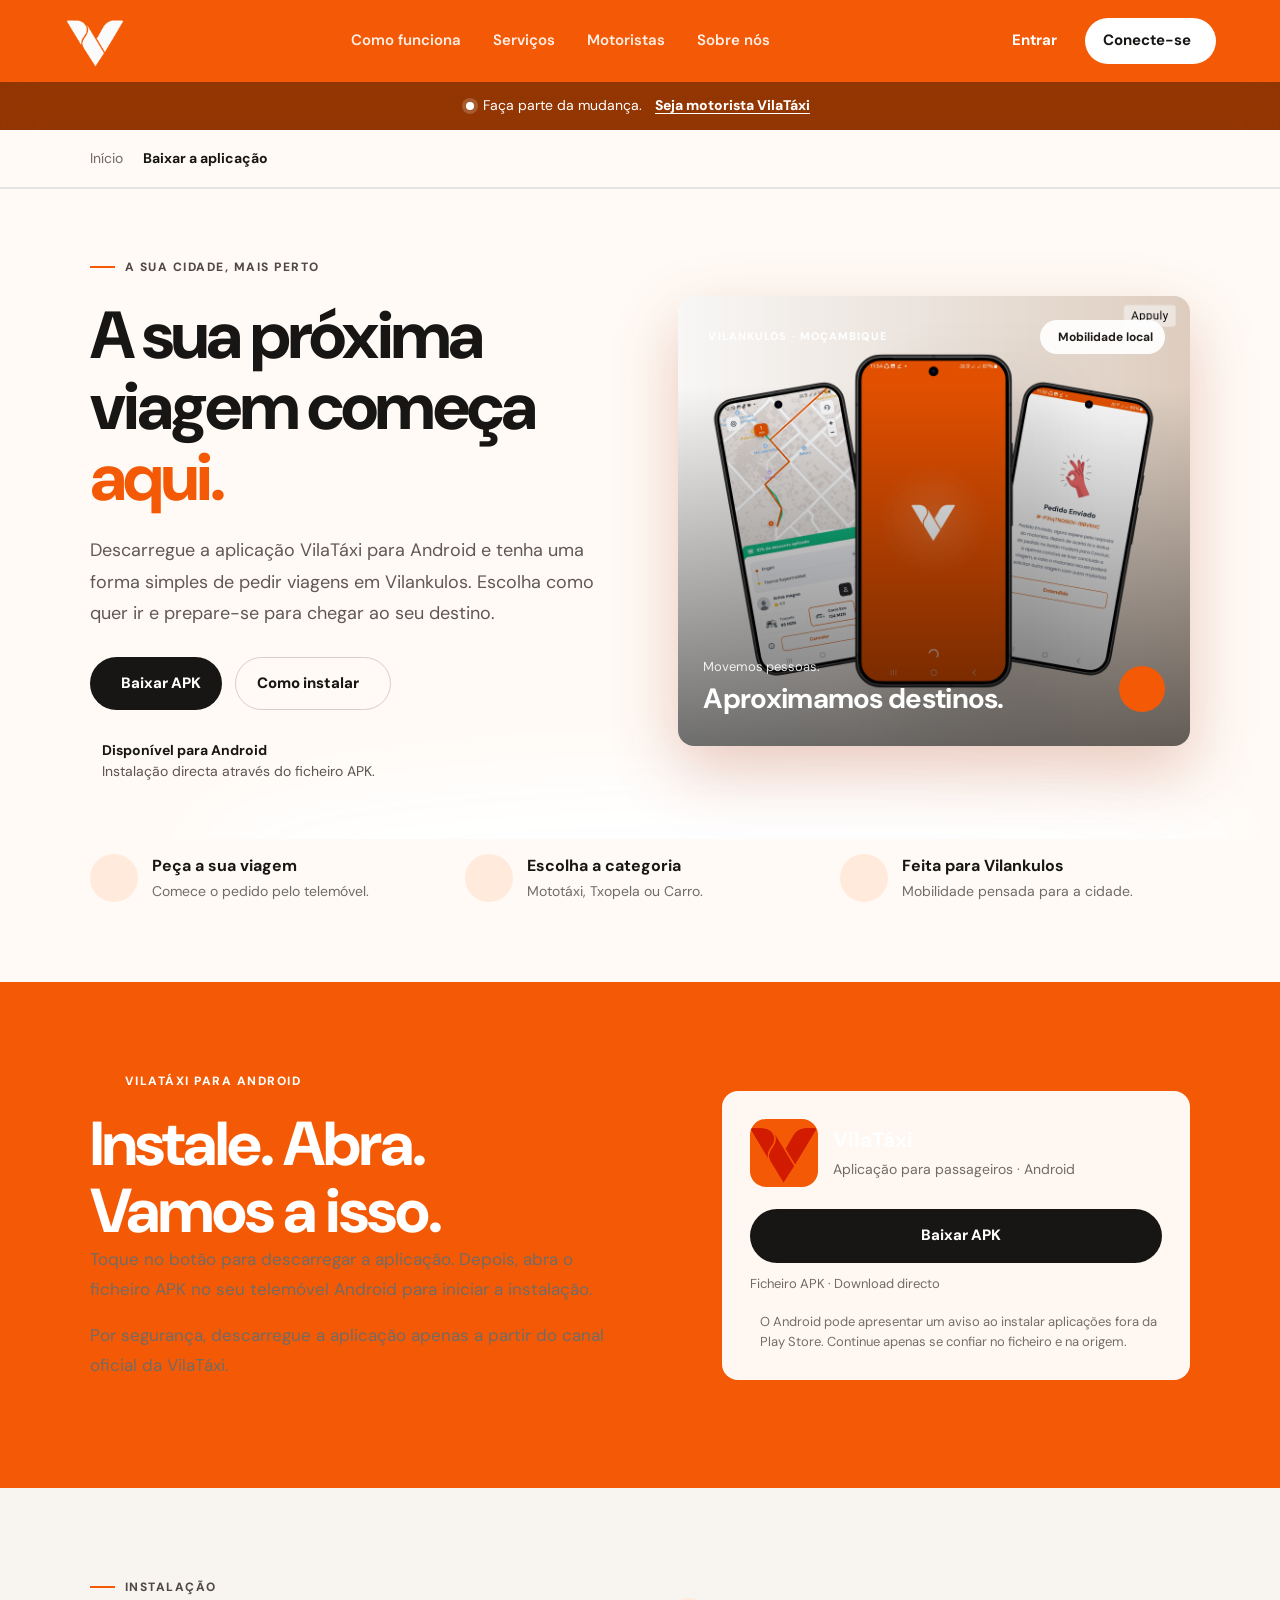
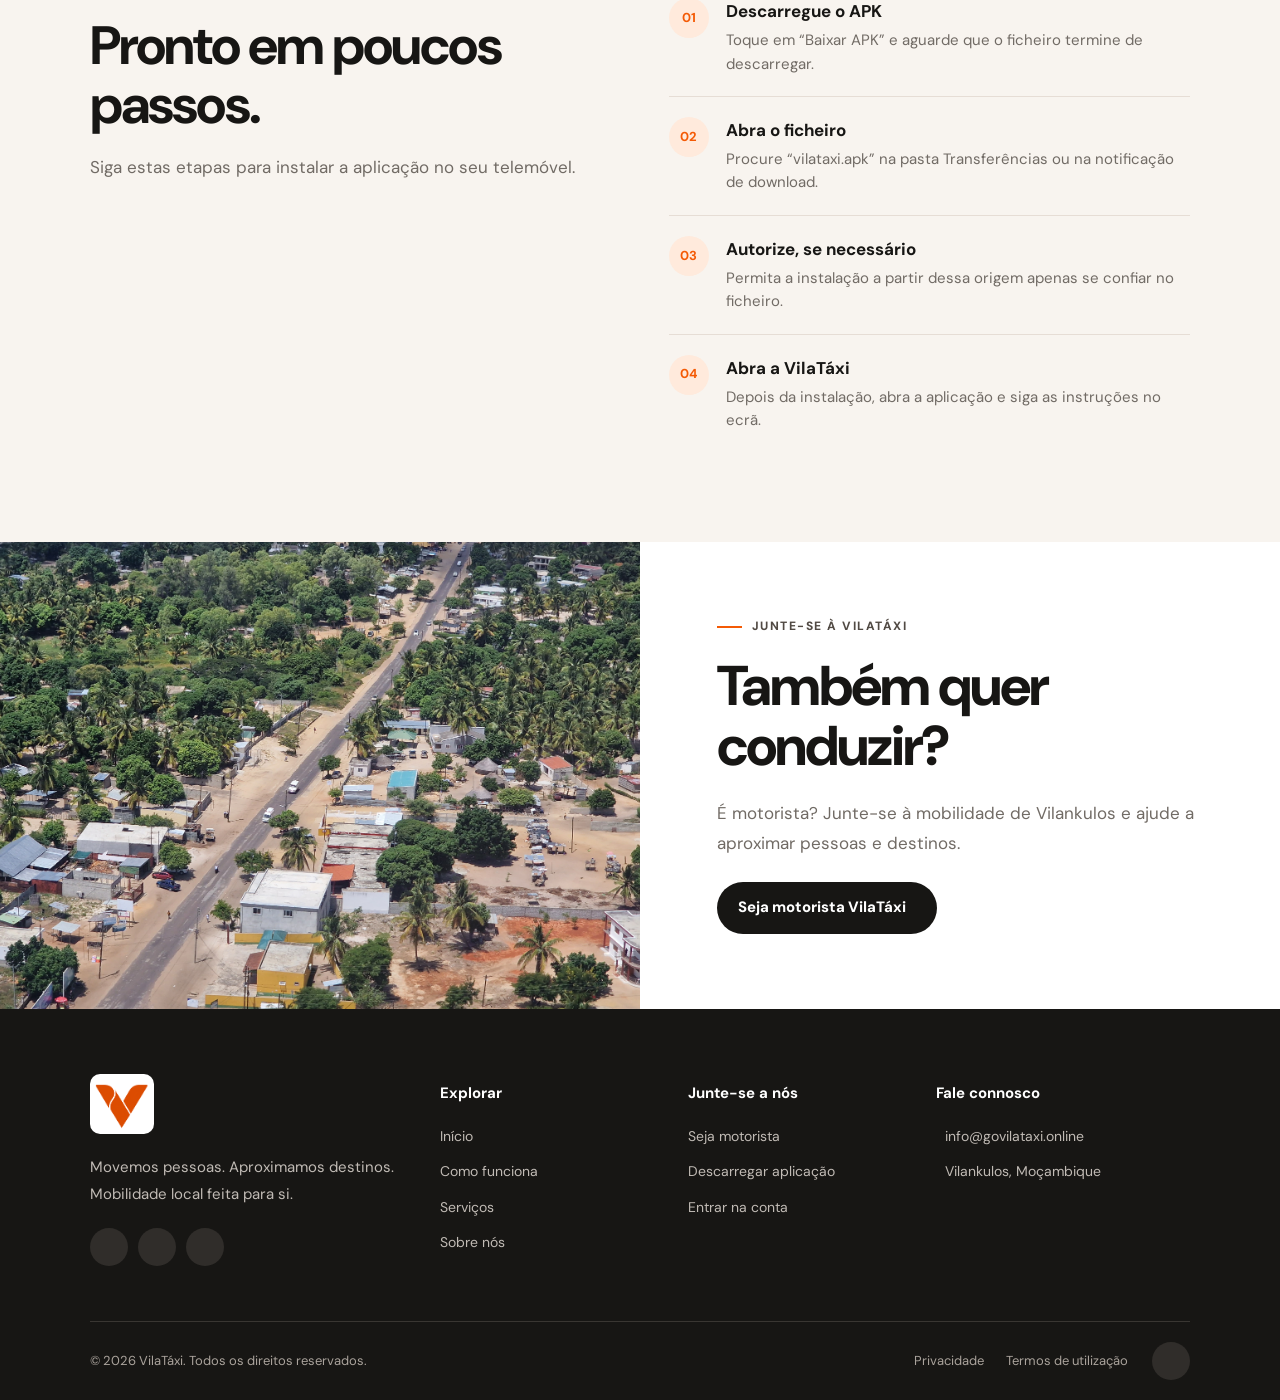
<file: download/index.html>
<!doctype html>
<html lang="pt-MZ">
<head>
  <meta charset="UTF-8">
  <meta name="viewport" content="width=device-width, initial-scale=1">
  
  <title>Baixar VilaTáxi App - Última versão android (v2.5.0)</title>
  <meta name="description" content="Baixe a aplicação oficial VilaTáxi para Android. Veja como instalar a aplicação e começar a utilizar a VilaTáxi.">
  <meta name="keywords" content="VilaTáxi, baixar VilaTáxi, VilaTáxi Android, aplicação VilaTáxi, taxi Moçambique">
  <meta name="author" content="VilaTáxi">
  <meta name="robots" content="index, follow">
  <meta name="theme-color" content="#E65100">

  <link rel="canonical" href="https://vilataxi.me/download/">
  <link rel="icon" type="image/png" href="../assets/favicon.png">
  <link rel="apple-touch-icon" href="../assets/favicon.png">

  <!-- Open Graph / Meta Social -->
  <meta property="og:type" content="website">
  <meta property="og:url" content="https://vilataxi.me/download/">
  <meta property="og:title" content="Baixar VilaTáxi">
  <meta property="og:description" content="Baixe a aplicação oficial VilaTáxi para Android.">
  <meta property="og:image" content="../assets/hero.png">
  <meta property="og:site_name" content="VilaTáxi">
  <meta property="og:locale" content="pt_MZ">

  <meta name="twitter:card" content="summary_large_image">
  <meta name="twitter:title" content="Baixar VilaTáxi">
  <meta name="twitter:description" content="Baixe a aplicação oficial VilaTáxi para Android.">
  <meta name="twitter:image" content="../assets/hero.png">
  
  
  <link rel="preconnect" href="https://fonts.googleapis.com">
  <link rel="preconnect" href="https://fonts.gstatic.com" crossorigin>
  <link href="https://fonts.googleapis.com/css2?family=DM+Sans:wght@400;500;600;700;800&display=swap" rel="stylesheet">
  <link rel="stylesheet" href="https://cdn-uicons.flaticon.com/2.6.0/css/uicons-regular-rounded.css">
  <link rel="stylesheet" href="https://cdn-uicons.flaticon.com/2.6.0/uicons-regular-rounded/css/uicons-regular-rounded.css">
  <link rel="stylesheet" href="download.css">
  <link rel="stylesheet" href="../style.css">
</head>
<body>
  <!-- Cabeçalho Partilhado Injetado Automaticamente -->
  <div id="shared-header"></div>
  
  <nav class="breadcrumb" aria-label="Caminho de navegação">
  <a href="../index.html">Início</a>
  <i class="fi fi-rr-angle-right" aria-hidden="true"></i>
  <span aria-current="page">Baixar a aplicação</span>
</nav>
  
  <main>
    <section class="heros">
      <div class="copy">
        <div class="eyebrow"><span></span>A SUA CIDADE, MAIS PERTO</div>
        <h1>A sua próxima viagem começa <em>aqui.</em></h1>
        <p>Descarregue a aplicação VilaTáxi para Android e tenha uma forma simples de pedir viagens em Vilankulos. Escolha como quer ir e prepare-se para chegar ao seu destino.</p>
        <div class="actions">
          <a class="btn dark" href="#descarregar"><i class="fi fi-rr-download"></i> Baixar APK</a>
          <a class="btn light" href="#como-instalar">Como instalar <i class="fi fi-rr-arrow-down-right"></i></a>
        </div>
        <div class="note">
          <i class="fi fi-rr-smartphone"></i>
          <span><strong>Disponível para Android</strong><br>Instalação directa através do ficheiro APK.</span>
        </div>
      </div>
      <div class="photo" role="img" aria-label="Paisagem costeira de Moçambique">
        <div class="photo-top">
          <span><i class="fi fi-rr-marker"></i> VILANKULOS · MOÇAMBIQUE</span>
          <b><i class="fi fi-rr-check-circle"></i> Mobilidade local</b>
        </div>
        <div class="photo-bottom">
          <div>
            <small>Movemos pessoas.</small>
            <strong>Aproximamos destinos.</strong>
          </div>
          <span class="arrow"><i class="fi fi-rr-arrow-right"></i></span>
        </div>
      </div>
      <div class="cloud"></div>
    </section>

    <section class="benefits">
      <div>
        <span class="benefit-icon"><i class="fi fi-rr-route"></i></span>
        <p><strong>Peça a sua viagem</strong><small>Comece o pedido pelo telemóvel.</small></p>
      </div>
      <div>
        <span class="benefit-icon"><i class="fi fi-rr-motorcycle"></i></span>
        <p><strong>Escolha a categoria</strong><small>Mototáxi, Txopela ou Carro.</small></p>
      </div>
      <div>
        <span class="benefit-icon"><i class="fi fi-rr-marker"></i></span>
        <p><strong>Feita para Vilankulos</strong><small>Mobilidade pensada para a cidade.</small></p>
      </div>
    </section>

    <section class="download" id="descarregar">
      <div>
        <div class="eyebrow"><span></span> VILATÁXI PARA ANDROID</div>
        <h2>Instale. Abra.<br>Vamos a isso.</h2>
        <p class="lead">Toque no botão para descarregar a aplicação. Depois, abra o ficheiro APK no seu telemóvel Android para iniciar a instalação.</p>
        <p class="lead">Por segurança, descarregue a aplicação apenas a partir do canal oficial da VilaTáxi.</p>
      </div>
      <div class="download-panel">
        <div class="app-row">
          <div class="app-icon"><img src="../assets/vilataxi-logo.png" alt=""></div>
          <div>
            <h3>VilaTáxi</h3>
            <p>Aplicação para passageiros · Android</p>
          </div>
        </div>
        <a class="btn dark download-btn" id="downloadBtn" href="android/vilataxi.apk" download="vilataxi.apk"><i class="fi fi-rr-download"></i><span>Baixar APK</span></a>
        <div class="progress" id="progress"><span id="bar"></span></div>
        <p class="status" id="status" aria-live="polite">Ficheiro APK · Download directo</p>
        <div class="security">
          <i class="fi fi-rr-shield-check"></i>
          <span>O Android pode apresentar um aviso ao instalar aplicações fora da Play Store. Continue apenas se confiar no ficheiro e na origem.</span>
        </div>
      </div>
    </section>

    <section class="steps" id="como-instalar">
      <div>
        <div class="eyebrow"><span></span> INSTALAÇÃO</div>
        <h2>Pronto em poucos passos.</h2>
        <p class="lead">Siga estas etapas para instalar a aplicação no seu telemóvel.</p>
      </div>
      <div class="step-list">
        <article>
          <b>01</b>
          <div>
            <h3>Descarregue o APK</h3>
            <p>Toque em “Baixar APK” e aguarde que o ficheiro termine de descarregar.</p>
          </div>
        </article>
        <article>
          <b>02</b>
          <div>
            <h3>Abra o ficheiro</h3>
            <p>Procure “vilataxi.apk” na pasta Transferências ou na notificação de download.</p>
          </div>
        </article>
        <article>
          <b>03</b>
          <div>
            <h3>Autorize, se necessário</h3>
            <p>Permita a instalação a partir dessa origem apenas se confiar no ficheiro.</p>
          </div>
        </article>
        <article>
          <b>04</b>
          <div>
            <h3>Abra a VilaTáxi</h3>
            <p>Depois da instalação, abra a aplicação e siga as instruções no ecrã.</p>
          </div>
        </article>
      </div>
    </section>

    <section class="driver" id="motoristas">
      <div class="driver-photo" role="img" aria-label="Motociclo numa estrada"></div>
      <div class="driver-copy">
        <div class="eyebrow"><span></span> JUNTE-SE À VILATÁXI</div>
        <h2>Também quer conduzir?</h2>
        <p class="lead">É motorista? Junte-se à mobilidade de Vilankulos e ajude a aproximar pessoas e destinos.</p>
        <a class="btn dark" href="https://www.cadastro.govilataxi.online/">Seja motorista VilaTáxi <i class="fi fi-rr-arrow-up-right"></i></a>
      </div>
    </section>
  </main>
  
  <!-- Rodapé Partilhado Injetado Automaticamente -->
  <div id="shared-footer"></div>

  <nav class="mobile-menu" aria-hidden="true">
    <a href="../index.html#como-funciona">Como funciona</a>
    <a href="../index.html#servicos">Serviços</a>
    <a href="#motoristas">Motoristas</a>
    <a href="#como-instalar">Como instalar</a>
    <a href="#descarregar">Baixar APK</a>
  </nav>

  <script src="download.js"></script>
  <script src="../components/header.js"></script>
  <script src="../components/footer.js"></script>
</body>
</html>
</file>
<file: download/download.css>
/* ==========================================
   VilaTáxi - Style.css (Organizado e Otimizado)
   ========================================== */

* {
  box-sizing: border-box;
}

:root {
  --o: #f45a05;
  --od: #e94d00;
  --ink: #171614;
  --cream: #fffaf5;
  --muted: #706962;
}

html {
  scroll-behavior: smooth;
  scroll-padding-top: 90px;
}

body {
  margin: 0;
  background: var(--o);
  font: 16px/1.6 "DM Sans", sans-serif;
  color: var(--ink);
  -webkit-font-smoothing: antialiased;
}

a {
  color: inherit;
  text-decoration: none;
}

/* ==========================================
   Alinhamento e Centralização de Ícones
   ========================================== */
i.fi, 
[class^="fi-"] {
  display: inline-flex;
  align-items: center;
  justify-content: center;
  vertical-align: middle;
  flex-shrink: 0;
  line-height: 1;
}

/* ==========================================
   Hero Section
   ========================================== */
.heros {
  position: relative;
  isolation: isolate;
  overflow: hidden;
  border-radius: 0;
  background: var(--cream);
  min-height: 650px;
  padding: 68px max(7vw, 28px) 55px;
  display: grid;
  grid-template-columns: 1fr .95fr;
  gap: 50px;
  align-items: center;
}

.copy {
  position: relative;
  z-index: 3;
  max-width: 600px;
}

.eyebrow {
  display: flex;
  align-items: center;
  gap: 10px;
  font-size: 12px;
  letter-spacing: 1.4px;
  font-weight: 800;
  color: #544b44;
}

.eyebrow span {
  height: 2px;
  width: 25px;
  background: var(--o);
}

h1, h2, h3, p {
  margin-top: 0;
}

h1 {
  font-size: clamp(42px, 5.2vw, 68px);
  line-height: 1.07;
  letter-spacing: -2.4px;
  margin: 22px 0;
  font-weight: 800;
}

h1 em {
  font-style: normal;
  color: var(--o);
}

.copy > p,
.lead {
  font-size: 17px;
  line-height: 1.75;
  color: var(--muted);
  max-width: 530px;
}

.copy > p {
  font-size: 18px;
  color: #605953;
  margin-bottom: 27px;
}

.actions {
  display: flex;
  gap: 13px;
  flex-wrap: wrap;
}

.btn {
  display: inline-flex;
  align-items: center;
  justify-content: center;
  gap: 10px;
  border-radius: 40px;
  padding: 14px 21px;
  font-size: 15px;
  font-weight: 800;
  transition: transform .2s, background .2s;
}

.btn:hover {
  transform: translateY(-2px);
}

.dark {
  background: var(--ink);
  color: white;
  border: 0;
}

.dark:hover {
  background: #38332e;
}

.light {
  border: 1px solid #d8cec5;
}

.note {
  display: flex;
  align-items: center;
  gap: 12px;
  margin-top: 30px;
  color: #5c554f;
  font-size: 14px;
}

.note > i {
  font-size: 21px;
  color: var(--o);
}

.note strong {
  color: var(--ink);
}

/* ==========================================
   Foto e Card Hero
   ========================================== */
.photo {
  position: relative;
  z-index: 2;
  min-height: 450px;
  border-radius: 16px;
  overflow: hidden;
  background: linear-gradient(180deg, #00000005 20%, #00000090 100%), url("../assets/square.png") center/cover;
  box-shadow: 0 25px 65px #a93d1640;
}

.photo-top,
.photo-bottom {
  position: absolute;
  left: 22px;
  right: 22px;
  display: flex;
  justify-content: space-between;
  align-items: center;
  gap: 12px;
  color: #fff;
}

.photo-top {
  top: 22px;
  flex-wrap: wrap;
}

.photo-top > span {
  font-size: 11px;
  letter-spacing: 1px;
  font-weight: 800;
  display: inline-flex;
  align-items: center;
  gap: 5px;
}

.photo-top b {
  background: #ffffffed;
  color: #211d1a;
  border-radius: 30px;
  padding: 8px 12px;
  font-size: 12px;
  display: inline-flex;
  align-items: center;
  gap: 6px;
}

.photo-top b i {
  color: var(--o);
}

.photo-bottom {
  bottom: 23px;
}

.photo-bottom small,
.photo-bottom strong {
  display: block;
}

.photo-bottom small {
  font-size: 13px;
}

.photo-bottom strong {
  font-size: clamp(20px, 2.4vw, 28px);
  letter-spacing: -.6px;
}

.arrow {
  height: 46px;
  width: 46px;
  border-radius: 50%;
  background: var(--o);
  display: grid;
  place-items: center;
  flex-shrink: 0;
}

.cloud {
  position: absolute;
  z-index: 1;
  left: 15%;
  right: 3%;
  bottom: -95px;
  height: 165px;
  background: #fff;
  border-radius: 50%;
  filter: blur(35px);
  opacity: .96;
}

/* ==========================================
   Benefícios
   ========================================== */
.benefits {
  position: relative;
  z-index: 2;
  background: var(--cream);
  padding: 0 max(7vw, 28px) 65px;
  display: grid;
  grid-template-columns: repeat(3, 1fr);
  gap: 25px;
}

.benefits > div {
  display: flex;
  align-items: center;
  gap: 14px;
  padding: 15px 0;
}

.benefit-icon {
  width: 48px;
  height: 48px;
  border-radius: 50%;
  background: #ffeadc;
  color: var(--o);
  display: grid;
  place-items: center;
  flex-shrink: 0;
}

.benefits p {
  margin: 0;
}

.benefits strong,
.benefits small {
  display: block;
}

.benefits strong {
  font-size: 16px;
}

.benefits small {
  font-size: 14px;
  color: var(--muted);
  margin-top: 2px;
}

/* ==========================================
   Download e Passos
   ========================================== */
.download,
.steps {
  padding: 90px max(7vw, 28px);
  display: grid;
  grid-template-columns: 1fr .9fr;
  gap: 60px;
  align-items: center;
  background: #fff;
}

.download h2,
.steps h2,
.driver h2 {
  font-size: clamp(37px, 4.5vw, 54px);
  line-height: 1.1;
  letter-spacing: -1.8px;
  margin: 19px 0;
}

.download-panel {
  padding: 28px;
  border-radius: 16px;
  background: #fff8f2;
}

.app-row {
  display: flex;
  align-items: center;
  gap: 15px;
  margin-bottom: 22px;
}

.app-icon {
  height: 68px;
  width: 68px;
  flex-shrink: 0;
  border-radius: 16px;
  background: var(--o);
  overflow: hidden;
}

.app-icon img {
  width: 100%;
  height: 100%;
  object-fit: contain;
  mix-blend-mode: multiply;
}

.app-row h3 {
  font-size: 21px;
  margin: 0 0 3px;
}

.app-row p {
  font-size: 14px;
  color: var(--muted);
  margin: 0;
}

.download-btn {
  width: 100%;
  min-height: 54px;
}

.progress {
  display: none;
  height: 6px;
  background: #eaded4;
  border-radius: 10px;
  overflow: hidden;
  margin-top: 16px;
}

.progress.active {
  display: block;
}

.progress span {
  display: block;
  height: 100%;
  width: 0;
  background: var(--o);
  transition: width .2s;
}

.status {
  font-size: 13px;
  color: var(--muted);
  min-height: 20px;
  margin: 11px 0 0;
}

.security {
  display: flex;
  gap: 10px;
  margin-top: 18px;
  font-size: 13px;
  line-height: 1.55;
  color: #766d65;
  align-items: flex-start;
}

.security i {
  color: var(--o);
  font-size: 18px;
  flex-shrink: 0;
}

.steps {
  background: #f8f4ef;
  align-items: start;
}

.step-list article {
  display: flex;
  gap: 17px;
  padding: 20px 0;
  border-bottom: 1px solid #e6ddd5;
}

.step-list article:last-child {
  border: 0;
}

.step-list b {
  width: 40px;
  height: 40px;
  border-radius: 50%;
  background: #ffeadc;
  color: var(--o);
  display: grid;
  place-items: center;
  flex-shrink: 0;
  font-size: 13px;
}

.step-list h3 {
  font-size: 17px;
  margin: 0 0 5px;
}

.step-list p {
  font-size: 15px;
  color: var(--muted);
  margin: 0;
}

/* ==========================================
   Secção Motorista
   ========================================== */
.driver {
  display: grid;
  grid-template-columns: 1fr 1fr;
  background: #fff;
}

.driver-photo {
  min-height: 400px;
  background: url("../assets/vilankulo.png") center/cover;
}

.driver-copy {
  padding: 65px max(6vw, 30px);
  align-self: center;
}

.driver-copy .lead {
  margin-bottom: 24px;
}



.footer-bottom > div {
  display: flex;
  gap: 20px;
  margin-left: auto;
}

.backtop {
  width: 38px;
  height: 38px;
  border-radius: 50%;
  background: #302d2a;
  display: grid;
  place-items: center;
  color: #fff;
}

.mobile-menu {
  display: none;
}

.menu-open .mobile-menu {
  display: flex;
  position: fixed;
  z-index: 99;
  top: 80px;
  left: 0;
  right: 0;
  background: var(--o);
  padding: 15px 25px 24px;
  flex-direction: column;
  box-shadow: 0 15px 25px #9b310c25;
}

.mobile-menu a {
  padding: 13px 0;
  color: #fff;
  font-weight: 700;
  border-bottom: 1px solid #ffffff35;
}

.mobile-menu a:last-child {
  border: 0;
}

/* ==========================================
   Media Queries (Responsividade)
   ========================================== */
@media(max-width: 1000px) {
  .desktop-nav {
    gap: 14px;
  }
  .desktop-nav a {
    font-size: 14px;
  }
  .heros {
    gap: 28px;
  }
  .photo {
    min-height: 400px;
  }
  .footer-main {
    grid-template-columns: 1.3fr 1fr 1fr;
  }
  .foot-col:last-child {
    grid-column: 2/4;
  }
}

@media(max-width: 760px) {
  .topbar {
    height: 72px;
    padding: 0 18px;
  }
  .brand {
    width: 53px;
    height: 48px;
  }
  .desktop-nav {
    display: none;
  }
  .auth {
    margin-left: auto;
    margin-right: 7px;
    gap: 1px;
  }
  .auth > a {
    padding: 9px 10px;
    font-size: 14px;
  }
  .menu-toggle {
    display: block;
  }
  .driver-strip {
    font-size: 12px;
    flex-wrap: wrap;
    gap: 6px;
    padding: 10px;
  }
  .heros {
    display: flex;
    flex-direction: column;
    align-items: stretch;
    gap: 24px;
    padding: 42px 21px 0;
    min-height: 0;
  }
  .copy > p {
    font-size: 16px;
  }
  .eyebrow {
    font-size: 11px;
  }
  h1 {
    font-size: clamp(39px, 10vw, 55px);
    letter-spacing: -1.6px;
  }
  .actions {
    gap: 10px;
  }
  .btn {
    padding: 14px 16px;
    font-size: 14px;
  }
  .photo {
    min-height: 320px;
    margin-bottom: 30px;
  }
  .photo-top,
  .photo-bottom {
    left: 15px;
    right: 15px;
  }
  .photo-top {
    top: 15px;
  }
  .photo-bottom {
    bottom: 15px;
  }
  .photo-bottom strong {
    font-size: 22px;
  }
  .cloud {
    left: 0;
    right: 0;
    bottom: -120px;
  }
  .benefits {
    grid-template-columns: 1fr;
    gap: 0;
    padding: 0 23px 30px;
  }
  .benefits > div {
    padding: 13px 0;
    border-bottom: 1px solid #eee4dc;
  }
  .benefits > div:last-child {
    border: 0;
  }
  .download,
  .steps {
    grid-template-columns: 1fr;
    gap: 30px;
    padding: 62px 22px;
  }
  .download h2,
  .steps h2,
  .driver h2 {
    font-size: clamp(36px, 9vw, 47px);
  }
  .download-panel {
    padding: 21px;
  }
  .driver {
    grid-template-columns: 1fr;
  }
  .driver-photo {
    min-height: 0;
    height: 255px;
  }
  .driver-copy {
    padding: 50px 23px 57px;
  }
  .backtop {
    margin-left: auto;
  }
}

@media(max-width: 380px) {
  .auth > a {
    padding: 8px;
    font-size: 13px;
  }
  .actions {
    flex-direction: column;
    align-items: stretch;
  }
}

@media(prefers-reduced-motion: reduce) {
  html {
    scroll-behavior: auto;
  }
  * {
    transition-duration: .01ms !important;
  }
}

/* Breadcrumb — Caminho de navegação */
.breadcrumb {
  display: flex;
  align-items: center;
  flex-wrap: wrap;
  gap: 10px;
  padding: 18px max(7vw, 28px);
  background: var(--cream, #fffaf5);
  color: #706962;
  font-size: 14px;
  line-height: 1.5;
  border-bottom: 2px solid #E5E5E5;
}

.breadcrumb a {
  color: #706962;
  text-decoration: none;
  transition: color .2s ease;
}

.breadcrumb a:hover {
  color: #f45a05;
}

.breadcrumb i {
  font-size: 11px;
  color: #aaa19a;
}

.breadcrumb [aria-current="page"] {
  color: #171614;
  font-weight: 700;
}

@media (max-width: 760px) {
  .breadcrumb {
    gap: 8px;
    padding: 14px 21px;
    font-size: 13px;
  }
   }
</file>
<file: style.css>
/* ==========================================
   VilaTáxi - Style.css (Vertical e Otimizado)
   ========================================== */

* {
  box-sizing: border-box;
}

:root {
  --orange: #f45a05;
  --orange-deep: #e94d00;
  --ink: #171614;
  --paper: #fffaf5;
  --muted: #716b65;
  --max: 1240px;
}

html {
  scroll-behavior: smooth;
  scroll-padding-top: 140px;
}

body {
  margin: 0;
  background: var(--orange);
  font-family: "DM Sans", sans-serif;
  color: var(--ink);
  font-size: 16px;
  line-height: 1.55;
  -webkit-font-smoothing: antialiased;
  padding-top: 130px; /* Compensa a altura total do cabeçalho fixo */
}

a {
  color: inherit;
  text-decoration: none;
}

button {
  font: inherit;
}

/* ==========================================
   Alinhamento Perfeito de Ícones
   ========================================== */
i.fi, 
[class^="fi-"] {
  display: inline-flex;
  align-items: center;
  justify-content: center;
  vertical-align: middle;
  flex-shrink: 0;
  line-height: 1;
}

/* ==========================================
   Cabeçalho Fixo (Wrapper)
   ========================================== */
.fixed-header-wrapper {
  position: fixed;
  top: 0;
  left: 0;
  width: 100%;
  z-index: 1000;
  background: var(--orange);
}

.topbar {
  height: 82px;
  display: flex;
  align-items: center;
  justify-content: space-between;
  padding: 0 max(5vw, 24px);
  background: var(--orange);
  color: #fff;
}

.brand {
  display: flex;
  align-items: center;
  width: 62px;
  height: 54px;
  overflow: hidden;
}

.brand img {
  width: 100%;
  height: 100%;
  object-fit: contain;
}

.desktop-nav {
  display: flex;
  align-items: center;
  gap: 32px;
}

.desktop-nav a {
  font-size: 15px;
  font-weight: 600;
  opacity: .9;
  transition: opacity .2s;
}

.desktop-nav a:hover {
  opacity: .65;
}

.auth-actions {
  display: flex;
  align-items: center;
  gap: 10px;
}

.signin,
.login {
  padding: 11px 18px;
  border-radius: 30px;
  font-size: 15px;
  font-weight: 700;
}

.signin {
  color: #fff;
}

.login {
  background: #fff;
  color: var(--ink);
  display: inline-flex;
  align-items: center;
  gap: 7px;
}

.menu-toggle {
  display: none;
  background: transparent;
  border: 0;
  color: #fff;
  font-size: 24px;
  padding: 8px;
  cursor: pointer;
}

.driver-strip {
  height: 48px;
  display: flex;
  align-items: center;
  justify-content: center;
  gap: 9px;
  color: #fff;
  font-size: 14px;
  background: #00000066;
  backdrop-filter: blur(16px);
  -webkit-backdrop-filter: blur(16px);
}

.driver-strip a {
  font-weight: 800;
  text-decoration: underline;
  text-underline-offset: 3px;
  margin-left: 4px;
  display: inline-flex;
  align-items: center;
  gap: 4px;
}

.live-dot {
  width: 8px;
  height: 8px;
  background: #fff;
  border-radius: 50%;
  box-shadow: 0 0 0 4px #ffffff30;
}

/* ==========================================
   Hero Section
   ========================================== */
.hero {
  position: relative;
  margin: 0;
  padding: 72px max(7vw, 28px) 0;
  min-height: 675px;
  border-radius: 0;
  background: var(--paper);
  overflow: hidden;
  display: grid;
  grid-template-columns: .95fr 1.05fr;
  gap: 42px;
  align-items: center;
}

.hero-copy {
  position: relative;
  z-index: 3;
  max-width: 570px;
  padding-bottom: 92px;
}

.eyebrow {
  font-size: 12px;
  font-weight: 800;
  letter-spacing: 1.5px;
  display: flex;
  align-items: center;
  gap: 10px;
  color: #514a44;
}

.eyebrow-line {
  height: 2px;
  width: 24px;
  background: var(--orange);
}

h1, h2, h3, p {
  margin-top: 0;
}

h1 {
  font-size: clamp(42px, 5.2vw, 70px);
  line-height: 1.06;
  letter-spacing: -2.8px;
  margin: 25px 0 22px;
  font-weight: 800;
}

h1 span {
  color: var(--orange);
}

.hero-copy > p {
  max-width: 475px;
  font-size: 18px;
  line-height: 1.7;
  color: #5f5953;
  margin-bottom: 28px;
}

.hero-actions {
  display: flex;
  align-items: center;
  gap: 23px;
  flex-wrap: wrap;
}

.button {
  display: inline-flex;
  align-items: center;
  justify-content: center;
  gap: 12px;
  padding: 15px 22px;
  border-radius: 40px;
  font-size: 15px;
  font-weight: 800;
  transition: transform .2s, background .2s;
}

.button:hover {
  transform: translateY(-2px);
}

.button-dark {
  background: var(--ink);
  color: white;
}

.button-dark:hover {
  background: #34312d;
}

.text-link {
  font-weight: 700;
  font-size: 15px;
  display: inline-flex;
  align-items: center;
  gap: 5px;
}

.hero-proof {
  display: flex;
  align-items: center;
  gap: 13px;
  margin-top: 43px;
}

.proof-avatars {
  display: flex;
}

.proof-avatars span {
  width: 34px;
  height: 34px;
  border: 2px solid var(--paper);
  border-radius: 50%;
  background: #f5d3bd;
  display: grid;
  place-items: center;
  margin-left: -7px;
  font-size: 14px;
  font-weight: 800;
}

.proof-avatars span:first-child {
  margin-left: 0;
  background: #222;
  color: #fff;
}

.proof-avatars span:last-child {
  background: #f9b98c;
}

.hero-proof strong,
.hero-proof small {
  display: block;
}

.hero-proof strong {
  font-size: 13px;
}

.hero-proof small {
  font-size: 12px;
  color: var(--muted);
  margin-top: 2px;
}

/* ==========================================
   Hero Photo & Cloud
   ========================================== */
.hero-photo {
  position: relative;
  z-index: 2;
  height: 470px;
  align-self: center;
  margin-bottom: 70px;
  border-radius: 16px;
  overflow: hidden;
  background: linear-gradient(180deg, #00000008 20%, #00000075 100%), url("assets/promo.png") center/cover no-repeat;
  box-shadow: 0 26px 60px #a73a1240;
}

.photo-top,
.photo-bottom {
  position: absolute;
  left: 25px;
  right: 25px;
  display: flex;
  justify-content: space-between;
  align-items: center;
  color: #fff;
}

.photo-top {
  top: 24px;
  gap: 12px;
  flex-wrap: wrap;
}

.photo-top > span:first-child {
  font-size: 11px;
  font-weight: 800;
  letter-spacing: 1.1px;
  display: inline-flex;
  align-items: center;
  gap: 5px;
}

.photo-badge {
  font-size: 12px;
  background: #ffffffeb;
  color: #1c1a18;
  border-radius: 30px;
  padding: 9px 12px;
  font-weight: 700;
  display: inline-flex;
  align-items: center;
}

.photo-badge i {
  color: var(--orange);
  margin-right: 5px;
}

.photo-bottom {
  bottom: 25px;
}

.photo-bottom small,
.photo-bottom strong {
  display: block;
}

.photo-bottom small {
  font-size: 13px;
  opacity: .88;
}

.photo-bottom strong {
  font-size: 28px;
  letter-spacing: -.7px;
}

.round-arrow {
  height: 48px;
  width: 48px;
  border-radius: 50%;
  display: grid;
  place-items: center;
  background: var(--orange);
  font-size: 20px;
  flex-shrink: 0;
}

.hero-cloud {
  position: absolute;
  z-index: 1;
  bottom: -120px;
  left: 20%;
  width: 70%;
  height: 180px;
  border-radius: 50%;
  background: #fff;
  filter: blur(35px);
  opacity: .95;
}

/* ==========================================
   Stats & Secções
   ========================================== */
.stats {
  position: relative;
  z-index: 4;
  background: var(--paper);
  padding: 18px max(7vw, 28px) 66px;
  display: grid;
  grid-template-columns: repeat(3, 1fr);
  gap: 25px;
}

.stats > div {
  display: flex;
  align-items: center;
  gap: 15px;
  padding: 18px 0;
}

.stat-icon {
  width: 48px;
  height: 48px;
  border-radius: 50%;
  background: #ffeadc;
  color: var(--orange);
  display: grid;
  place-items: center;
  font-size: 20px;
  flex-shrink: 0;
}

.stats p {
  margin: 0;
}

.stats strong,
.stats small {
  display: block;
}

.stats strong {
  font-size: 16px;
}

.stats small {
  font-size: 14px;
  color: var(--muted);
  margin-top: 3px;
}

.section {
  padding: 100px max(7vw, 28px);
}

.services {
  background: #fff;
}

.section-heading {
  display: flex;
  justify-content: space-between;
  align-items: end;
  gap: 40px;
  margin-bottom: 38px;
}

.section-heading h2,
.how h2,
.driver-copy h2,
.download h2 {
  font-size: clamp(38px, 4.5vw, 56px);
  line-height: 1.08;
  letter-spacing: -2px;
  margin: 20px 0 0;
  font-weight: 800;
}

.section-heading > p {
  max-width: 370px;
  font-size: 17px;
  line-height: 1.7;
  color: var(--muted);
  margin-bottom: 5px;
}

.service-grid {
  display: grid;
  grid-template-columns: repeat(3, 1fr);
  gap: 18px;
}

.service-card {
  height: 430px;
  position: relative;
  overflow: hidden;
  border-radius: 14px;
  color: #fff;
  background: #39332e;
}

.service-card img {
  width: 100%;
  height: 100%;
  object-fit: cover;
  transition: transform .7s;
}

.service-card:hover img {
  transform: scale(1.05);
}

.service-shade {
  position: absolute;
  inset: 0;
  background: linear-gradient(180deg, #00000005 15%, #000000bd 100%);
}

.service-content {
  position: absolute;
  left: 25px;
  right: 25px;
  bottom: 25px;
}

.service-number {
  font-size: 11px;
  font-weight: 800;
  letter-spacing: 1.3px;
  color: #ffd0b3;
}

.service-content h3 {
  font-size: 32px;
  letter-spacing: -1px;
  margin: 8px 0;
}

.service-content p {
  font-size: 15px;
  max-width: 260px;
  color: #f3eee9;
  margin-bottom: 18px;
}

.service-content > a {
  width: 42px;
  height: 42px;
  border-radius: 50%;
  background: #fff;
  color: var(--ink);
  display: grid;
  place-items: center;
  font-size: 18px;
}

/* ==========================================
   How It Works & Driver Section
   ========================================== */
.how {
  display: grid;
  grid-template-columns: 1fr 1fr;
  gap: 9%;
  align-items: center;
  background: #f8f4ef;
}

.how-image {
  position: relative;
  height: 540px;
  border-radius: 16px;
  overflow: hidden;
}

.how-image > img {
  width: 100%;
  height: 100%;
  object-fit: cover;
}

.image-note {
  position: absolute;
  left: 18px;
  right: 18px;
  bottom: 18px;
  display: flex;
  align-items: center;
  gap: 14px;
  padding: 17px;
  background: #fff;
  border-radius: 12px;
}

.image-note > i {
  width: 44px;
  height: 44px;
  display: grid;
  place-items: center;
  background: #ffeadc;
  color: var(--orange);
  border-radius: 50%;
  font-size: 20px;
  flex-shrink: 0;
}

.image-note strong,
.image-note small {
  display: block;
}

.image-note strong {
  font-size: 15px;
}

.image-note small {
  font-size: 13px;
  color: var(--muted);
  margin-top: 2px;
}

.section-intro,
.driver-copy > p,
.download-copy > p {
  font-size: 17px;
  line-height: 1.75;
  color: var(--muted);
  margin: 22px 0 28px;
}

.steps {
  display: grid;
  gap: 0;
}

.step {
  display: flex;
  gap: 18px;
  padding: 19px 0;
  border-bottom: 1px solid #e5ddd5;
}

.step:last-child {
  border: 0;
}

.step > span {
  width: 39px;
  height: 39px;
  flex-shrink: 0;
  border-radius: 50%;
  display: grid;
  place-items: center;
  background: #ffeadc;
  color: var(--orange);
  font-size: 13px;
  font-weight: 800;
}

.step h3 {
  font-size: 17px;
  margin: 0 0 5px;
}

.step p {
  font-size: 15px;
  color: var(--muted);
  margin: 0;
}

.driver-section {
  background: #fff;
  display: grid;
  grid-template-columns: 1fr 1fr;
  align-items: stretch;
}

.driver-image {
  min-height: 530px;
  overflow: hidden;
}

.driver-image img {
  width: 100%;
  height: 100%;
  object-fit: cover;
  display: block;
}

.driver-copy {
  padding: 75px max(6vw, 30px);
  align-self: center;
}

.driver-copy h2 {
  max-width: 450px;
}

.driver-copy > p {
  max-width: 500px;
}

.driver-copy ul {
  list-style: none;
  padding: 0;
  margin: 0 0 28px;
  display: grid;
  gap: 13px;
}

.driver-copy li {
  display: flex;
  align-items: center;
  gap: 11px;
  font-size: 15px;
  font-weight: 600;
}

.driver-copy li i {
  color: var(--orange);
  font-size: 18px;
}

/* ==========================================
   Download Section & Footer
   ========================================== */
.download {
  background: var(--orange);
  color: #fff;
  display: grid;
  grid-template-columns: 1.1fr .9fr;
  align-items: center;
  min-height: 470px;
  overflow: hidden;
}

.download .eyebrow {
  color: #fff;
}

.download .eyebrow-line {
  background: #fff;
}

.download h2 {
  font-size: clamp(42px, 5vw, 62px);
}

.download-copy > p {
  color: #fff0e7;
  max-width: 490px;
}

.button-light {
  background: #fff;
  color: var(--ink);
}

.download-note {
  display: block;
  margin-top: 17px;
  font-size: 14px;
  color: #fff2e8;
}

.download-note i {
  margin-right: 6px;
}

.download-visual {
  height: 350px;
  position: relative;
  display: flex;
  align-items: center;
  justify-content: center;
}

.download-visual > img {
  width: 220px;
  height: 300px;
  object-fit: cover;
  border-radius: 28px;
  transform: rotate(7deg);
  box-shadow: 0 25px 65px #9b310c55;
}

.floating-label {
  position: absolute;
  bottom: 25px;
  left: 7%;
  background: #fff;
  color: var(--ink);
  padding: 13px 17px;
  border-radius: 12px;
  display: flex;
  align-items: center;
  gap: 10px;
  box-shadow: 0 12px 30px #9b310c40;
}

.mini-v {
  display: grid;
  place-items: center;
  width: 36px;
  height: 36px;
  border-radius: 10px;
  background: var(--orange);
  color: #fff;
  font-size: 20px;
  font-weight: 800;
}

.floating-label strong,
.floating-label small {
  display: block;
}

.floating-label strong {
  font-size: 14px;
}

.floating-label small {
  font-size: 12px;
  color: var(--muted);
}

.footer {
  background: var(--ink);
  color: #fff;
  padding: 65px max(7vw, 28px) 20px;
}

.footer-main {
  display: grid;
  grid-template-columns: 1.5fr 1fr 1fr 1.25fr;
  gap: 45px;
  padding-bottom: 55px;
}

.brand-footer {
  width: 64px;
  height: 60px;
  background: #fff;
  border-radius: 10px;
  padding: 5px;
}

.footer-brand > p {
  font-size: 15px;
  line-height: 1.8;
  color: #c1bbb5;
  margin: 20px 0;
}

.socials {
  display: flex;
  gap: 10px;
}

.socials a {
  width: 38px;
  height: 38px;
  border-radius: 50%;
  display: grid;
  place-items: center;
  background: #302d2a;
  font-size: 16px;
  transition: background .2s;
}

.socials a:hover {
  background: var(--orange);
}

.footer-column {
  display: flex;
  flex-direction: column;
  align-items: flex-start;
  gap: 13px;
}

.footer-column h4 {
  font-size: 15px;
  margin: 8px 0 7px;
}

.footer-column > a,
.footer-column > span {
  font-size: 14px;
  color: #c1bbb5;
  line-height: 1.6;
}

.footer-column > a:hover {
  color: #fff;
}

.footer-contact > a,
.footer-contact > span {
  display: flex;
  gap: 9px;
  align-items: flex-start;
}

.footer-contact i {
  color: #ff8b4a;
  margin-top: 4px;
}

.footer-bottom {
  border-top: 1px solid #393632;
  padding-top: 20px;
  display: flex;
  align-items: center;
  gap: 24px;
  color: #aaa39c;
  font-size: 13px;
}

.footer-bottom > div {
  display: flex;
  gap: 22px;
  margin-left: auto;
}

.footer-bottom a:hover {
  color: #fff;
}

.back-top {
  width: 38px;
  height: 38px;
  border-radius: 50%;
  background: #302d2a;
  display: grid;
  place-items: center;
  color: #fff !important;
}

.mobile-menu {
  display: none;
}

.menu-open .mobile-menu {
  display: flex;
  position: fixed;
  z-index: 99;
  top: 130px;
  left: 0;
  right: 0;
  background: var(--orange);
  padding: 18px 26px 26px;
  flex-direction: column;
  gap: 0;
  box-shadow: 0 15px 25px #9b310c25;
}

.mobile-menu a {
  padding: 13px 0;
  color: #fff;
  font-size: 17px;
  font-weight: 700;
  border-bottom: 1px solid #ffffff35;
}

.mobile-menu a:last-child {
  border: 0;
}

.menu-open .menu-toggle {
  transform: rotate(90deg);
}

/* ==========================================
   Animação Reveal
   ========================================== */
.reveal {
  opacity: 0;
  transform: translateY(16px);
  transition: opacity .55s ease, transform .55s ease;
}

.reveal.is-visible {
  opacity: 1;
  transform: translateY(0);
}

/* ==========================================
   Media Queries
   ========================================== */
@media(min-width: 1500px) {
  .hero {
    padding-left: max(calc((100vw - 1240px) / 2), 7vw);
    padding-right: max(calc((100vw - 1240px) / 2), 7vw);
  }
}

@media(max-width: 1000px) {
  .desktop-nav {
    gap: 17px;
  }
  .desktop-nav a {
    font-size: 14px;
  }
  .hero {
    gap: 25px;
    padding-top: 55px;
  }
  .hero-photo {
    height: 410px;
  }
  .hero-copy > p {
    font-size: 17px;
  }
  .stats {
    gap: 12px;
  }
  .service-card {
    height: 380px;
  }
  .footer-main {
    grid-template-columns: 1.4fr 1fr 1fr;
    gap: 35px;
  }
  .footer-contact {
    grid-column: 2/4;
  }
  .how {
    gap: 5%;
  }
  .how-image {
    height: 490px;
  }
}

@media(max-width: 760px) {
  body {
    padding-top: 120px; /* Ajuste para o mobile (72px topbar + 48px driver-strip) */
  }
  .topbar {
    height: 72px;
    padding: 0 20px;
  }
  .brand {
    width: 54px;
    height: 48px;
  }
  .desktop-nav {
    display: none;
  }
  .auth-actions {
    margin-left: auto;
    margin-right: 9px;
    gap: 2px;
  }
  .signin,
  .login {
    font-size: 14px;
    padding: 9px 12px;
  }
  .login i {
    display: none;
  }
  .menu-toggle {
    display: block;
  }
  .driver-strip {
    height: auto;
    min-height: 48px;
    flex-wrap: wrap;
    padding: 10px 15px;
    gap: 7px;
    font-size: 13px;
  }
  .driver-strip a {
    margin-left: 3px;
  }
  .hero {
    display: flex;
    flex-direction: column;
    align-items: stretch;
    padding: 48px 22px 0;
    gap: 22px;
    min-height: 0;
    border-radius: 0;
  }
  .hero-copy {
    padding-bottom: 0;
  }
  .eyebrow {
    font-size: 11px;
    letter-spacing: 1.2px;
  }
  h1 {
    font-size: clamp(39px, 10vw, 57px);
    letter-spacing: -1.8px;
    margin: 20px 0 18px;
  }
  .hero-copy > p {
    font-size: 16px;
    line-height: 1.7;
  }
  .hero-actions {
    gap: 16px;
  }
  .button {
    padding: 14px 17px;
    font-size: 14px;
  }
  .text-link {
    font-size: 14px;
  }
  .hero-proof {
    margin-top: 28px;
  }
  .hero-photo {
    width: 100%;
    height: 340px;
    margin: 5px 0 35px;
    border-radius: 14px;
  }
  .photo-top,
  .photo-bottom {
    left: 16px;
    right: 16px;
  }
  .photo-top {
    top: 16px;
  }
  .photo-bottom {
    bottom: 17px;
  }
  .photo-bottom strong {
    font-size: 24px;
  }
  .round-arrow {
    width: 42px;
    height: 42px;
  }
  .hero-cloud {
    bottom: -135px;
    left: 0;
    width: 100%;
    height: 170px;
    filter: blur(28px);
  }
  .stats {
    grid-template-columns: 1fr;
    padding: 5px 25px 35px;
    gap: 0;
  }
  .stats > div {
    padding: 14px 0;
    border-bottom: 1px solid #eee4dc;
  }
  .stats > div:last-child {
    border: 0;
  }
  .stat-icon {
    width: 44px;
    height: 44px;
  }
  .section {
    padding: 67px 22px;
  }
  .section-heading {
    display: block;
    margin-bottom: 27px;
  }
  .section-heading h2,
  .how h2,
  .driver-copy h2,
  .download h2 {
    font-size: clamp(36px, 9vw, 48px);
    letter-spacing: -1.5px;
  }
  .section-heading > p {
    font-size: 16px;
    margin-top: 18px;
  }
  .service-grid {
    grid-template-columns: 1fr;
    gap: 14px;
  }
  .service-card {
    height: 390px;
  }
  .service-content {
    left: 21px;
    right: 21px;
    bottom: 21px;
  }
  .how {
    grid-template-columns: 1fr;
    gap: 36px;
  }
  .how-image {
    height: 390px;
  }
  .how-copy {
    padding: 0 1px;
  }
  .section-intro,
  .driver-copy > p,
  .download-copy > p {
    font-size: 16px;
  }
  .step {
    padding: 16px 0;
  }
  .driver-section {
    grid-template-columns: 1fr;
  }
  .driver-image {
    min-height: 0;
    height: 300px;
  }
  .driver-copy {
    padding: 56px 23px 62px;
  }
  .download {
    grid-template-columns: 1fr;
    padding-bottom: 35px;
    gap: 8px;
  }
  .download-visual {
    height: 280px;
  }
  .download-visual > img {
    width: 170px;
    height: 225px;
  }
  .floating-label {
    bottom: 15px;
    left: 3%;
  }
  .footer {
    padding: 48px 23px 18px;
  }
  .footer-main {
    grid-template-columns: 1fr 1fr;
    gap: 32px 20px;
    padding-bottom: 35px;
  }
  .footer-brand {
    grid-column: 1/3;
  }
  .footer-contact {
    grid-column: 1/3;
  }
  .footer-bottom {
    flex-wrap: wrap;
    gap: 14px;
    font-size: 12px;
  }
  .footer-bottom > span {
    width: calc(100% - 55px);
    order: 1;
  }
  .footer-bottom > div {
    order: 3;
    width: 100%;
    margin: 0;
    gap: 18px;
    flex-wrap: wrap;
  }
  .back-top {
    order: 2;
    margin-left: auto;
  }
  .menu-open .mobile-menu {
    top: 120px; /* Ajuste no mobile */
  }
}

@media(max-width: 380px) {
  .signin,
  .login {
    padding: 8px 9px;
    font-size: 13px;
  }
  .hero-actions {
    align-items: flex-start;
    flex-direction: column;
  }
  .hero-photo {
    height: 300px;
  }
  .photo-badge {
    font-size: 11px;
  }
  .footer-main {
    gap: 27px 15px;
  }
  .footer-column > a,
  .footer-column > span {
    font-size: 13px;
  }
}

@media(prefers-reduced-motion: reduce) {
  html {
    scroll-behavior: auto;
  }
  .reveal {
    opacity: 1;
    transform: none;
    transition: none;
  }
  * {
    animation-duration: .01ms !important;
    transition-duration: .01ms !important;
  }
}
</file>
